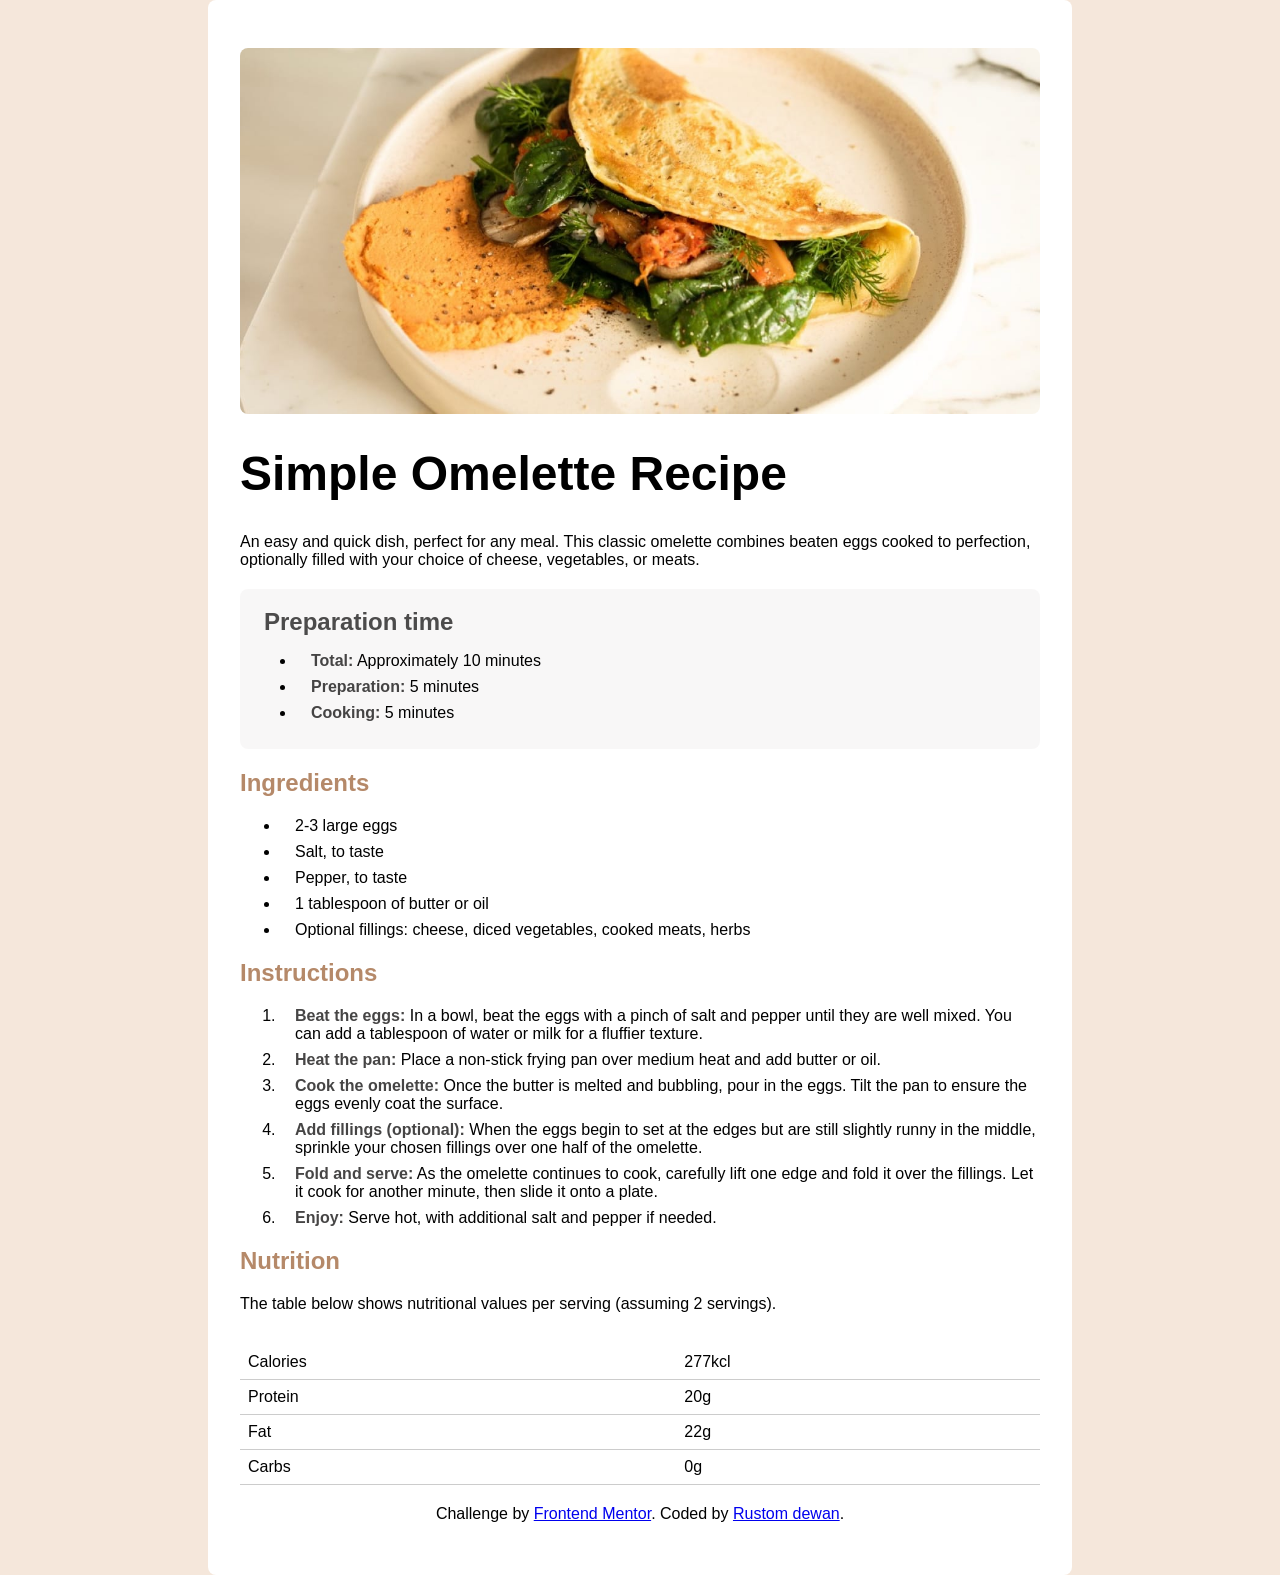
<file: index.html>
<!DOCTYPE html>
<html lang="en">
<head>
  <meta charset="UTF-8">
  <meta name="viewport" content="width=device-width, initial-scale=1.0"> <!-- displays site properly based on user's device -->
  <link rel="stylesheet" href="./1project.css">
  <title>Frontend Mentor | Recipe page</title>
</head>
<body>
  <div class="container">

    <img src="./image-omelette.jpeg" alt="Delicious Omelette">
    <h1>Simple Omelette Recipe</h1>
    <p>An easy and quick dish, perfect for any meal. This classic omelette combines beaten eggs 
      cooked to perfection, optionally filled with your choice of cheese, vegetables, or meats.
    </p>
    <div class="box1">
      <h2>Preparation time</h2>
      <ul>
        <li> <span>Total:</span> Approximately 10 minutes</li>
        <li><span>Preparation:</span> 5 minutes</li>
        <li><span>Cooking:</span> 5 minutes</li>
      </ul>
    </div>
    <div class="box2">
      <h2>Ingredients</h2>
      <ul>
        <li>2-3 large eggs</li>
        <li>Salt, to taste</li>
        <li>Pepper, to taste</li>
        <li>1 tablespoon of butter or oil</li>
        <li>Optional fillings: cheese, diced vegetables, cooked meats, herbs</li>
      </ul>
    </div>

    <div class="box3">
      <h2>Instructions</h2>
      <ol>
        <li><span>Beat the eggs:</span> In a bowl, beat the eggs with a pinch of salt and pepper until they are 
          well mixed. You can add a tablespoon of water or milk for a fluffier texture.
        </li>
        <li><span>Heat the pan:</span> Place a non-stick frying pan over medium heat and add butter or oil.</li>
        <li><span>Cook the omelette:</span> Once the butter is melted and bubbling, pour in the eggs. Tilt the
          pan to ensure the eggs evenly coat the surface.
        </li>
        <li><span>Add fillings (optional):</span> When the eggs begin to set at the edges but are still slightly
          runny in the middle, sprinkle your chosen fillings over one half of the omelette.
        </li>
        <li><span>Fold and serve:</span> As the omelette continues to cook, carefully lift one edge and fold it
          over the fillings. Let it cook for another minute, then slide it onto a plate.
        </li>
        <li><span>Enjoy:</span> Serve hot, with additional salt and pepper if needed.</li>
      </ol>

    </div>

    <h2>Nutrition</h2>
    <p>The table below shows nutritional values per serving (assuming 2 servings).</p>
    <table>
      <tr>
        <td>Calories</td>
        <td>277kcl</td>
      </tr>
      <tr>
        <td>Protein</td>
        <td>20g</td>
      </tr>
      <tr>
        <td>Fat</td>
        <td>22g</td>
      </tr>
      <tr>
        <td>Carbs</td>
        <td>0g</td>
      </tr>
    </table>
    <div class="attribution">
      Challenge by <a href="https://www.frontendmentor.io?ref=challenge" target="_blank">Frontend Mentor</a>. 
      Coded by <a href="#">Rustom dewan</a>. 
    </div>
  </div>
</body>
</html>
</file>
<file: 1project.css>
body {
    font-family: 'Arial', sans-serif;
    margin: 0;
    padding: 0;
    background-color: #f5e7db;
}

.container {
    max-width: 800px;
    margin: 0 auto;
    padding: 2rem;
    background-color: white;
    border-radius: 8px;
    font-family:Arial, Helvetica, sans-serif
}
h2 {
    color: #b58969;
}

img {
    max-width: 100%;
    height: auto;
    display: block;
    margin: 1rem auto;
    border-radius: 8px;
}
h1{
    color: black;
    font-size: 3rem;
}
.box1{
    background-color: rgba(233, 229, 229, 0.329);
    height: 10rem;
    border-radius: 8px;
    
}
.box1 h2{
padding: 1.2rem 0rem 1rem 1.5rem;
margin-bottom: 0px;
color: rgba(24, 23, 23, 0.767);
}
.box1 li, .box2 li, .box3 li{
    padding-left: 15px;
}
.box1 ul{
    margin-left: 1rem;
    margin-bottom: 1.2rem;
    margin-top: 0rem;

}
span{
    font-weight: bold;
    color: rgba(24, 23, 23, 0.8);
}

li {
    margin-bottom: 0.5rem;
}

table {
    width: 100%;
    margin-top: 2rem;
    border-collapse: collapse;
}

th, td {
    border-bottom: 1px solid #ccc;
    padding: 0.5rem;
    text-align: left;
}

th {
    background-color: #b58969;
    color: white;
}

@media (max-width: 600px) {
    .container {
        padding: 1rem;
    }

    table {
        font-size: 0.9rem;
    }
}

.attribution{
    margin: 20px auto;
    text-align: center;
}
</file>
